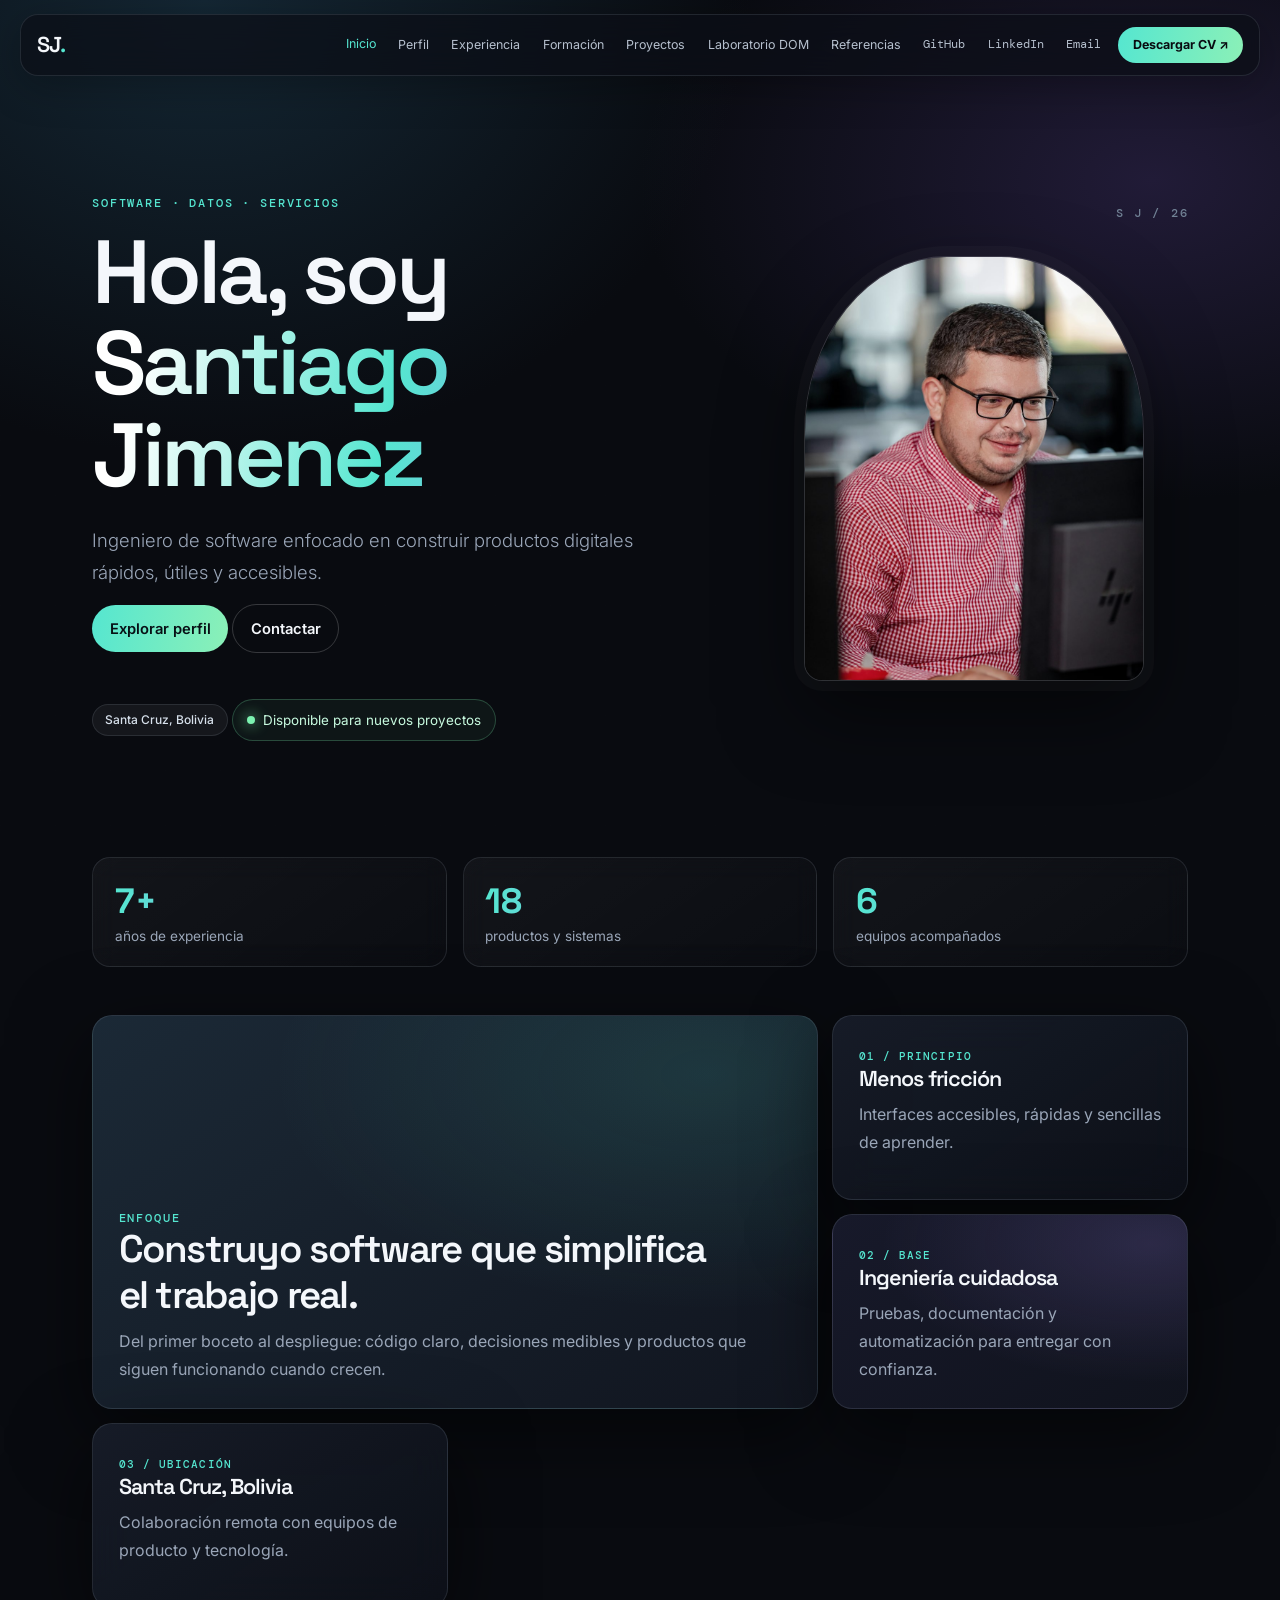
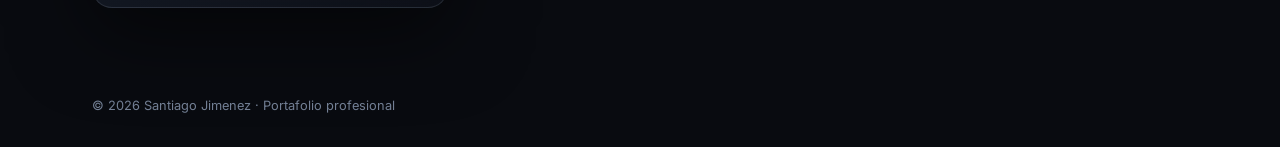
<file: index.html>
<!doctype html><html lang="es"><head><meta charset="utf-8"><meta name="viewport" content="width=device-width,initial-scale=1"><title>Santiago Jimenez | Portafolio</title><link href="https://cdn.jsdelivr.net/npm/bootstrap@5.3.3/dist/css/bootstrap.min.css" rel="stylesheet"><link rel="stylesheet" href="css/site.css"></head><body><nav class="navbar navbar-expand-lg navbar-dark sticky-top"><div class="container"><a class="navbar-brand" href="index.html">SJ<span>.</span></a><button class="navbar-toggler" data-bs-toggle="collapse" data-bs-target="#nav"><span class="navbar-toggler-icon"></span></button><div id="nav" class="collapse navbar-collapse"><ul class="navbar-nav ms-auto"><li><a class="nav-link active" href="index.html">Inicio</a></li><li><a class="nav-link" href="perfil.html">Perfil</a></li><li><a class="nav-link" href="experiencia.html">Experiencia</a></li><li><a class="nav-link" href="formacion.html">Formación</a></li><li><a class="nav-link" href="proyectos.html">Proyectos</a></li><li><a class="nav-link" href="laboratorio.html">Laboratorio DOM</a></li><li><a class="nav-link" href="referencias.html">Referencias</a></li><li><a class="nav-link social-link" href="https://github.com/santiago-jimenez" target="_blank" rel="noreferrer">GitHub</a></li><li><a class="nav-link social-link" href="https://linkedin.com/in/santiago-jimenez" target="_blank" rel="noreferrer">LinkedIn</a></li><li><a class="nav-link social-link" href="mailto:santiago@santiago-jimenez.dev">Email</a></li><li><a class="nav-link cv-link" href="assets/cv-santiago-jimenez.pdf" download>Descargar CV ↗</a></li></ul></div></div></nav><main class="container py-5"><section class="hero row align-items-center g-5"><div class="col-lg-7"><p class="eyebrow">SOFTWARE · DATOS · SERVICIOS</p><h1>Hola, soy <span>Santiago Jimenez</span></h1><p class="lead">Ingeniero de software enfocado en construir productos digitales rápidos, útiles y accesibles.</p><a class="btn btn-primary btn-lg" href="perfil.html">Explorar perfil</a> <a class="btn btn-outline-light btn-lg" href="mailto:santiago@santiago-jimenez.dev">Contactar</a><div class="mt-4"><span class="badge rounded-pill text-bg-light">Santa Cruz, Bolivia</span> <span class="availability"><i></i>Disponible para nuevos proyectos</span></div></div><div class="col-lg-5 text-center"><img class="portrait" src="assets/santiago-retrato.jpg" alt="Retrato representativo de un profesional de software"></div></section><section class="row mt-5 g-3"><div class="col-md-4"><div class="stat"><strong>7+</strong><span>años de experiencia</span></div></div><div class="col-md-4"><div class="stat"><strong>18</strong><span>productos y sistemas</span></div></div><div class="col-md-4"><div class="stat"><strong>6</strong><span>equipos acompañados</span></div></div></section><section class="bento-grid mt-5"><article class="bento-card bento-wide"><p class="eyebrow">ENFOQUE</p><h2>Construyo software que simplifica el trabajo real.</h2><p>Del primer boceto al despliegue: código claro, decisiones medibles y productos que siguen funcionando cuando crecen.</p></article><article class="bento-card"><span class="bento-kicker">01 / PRINCIPIO</span><h3>Menos fricción</h3><p>Interfaces accesibles, rápidas y sencillas de aprender.</p></article><article class="bento-card bento-accent"><span class="bento-kicker">02 / BASE</span><h3>Ingeniería cuidadosa</h3><p>Pruebas, documentación y automatización para entregar con confianza.</p></article><article class="bento-card"><span class="bento-kicker">03 / UBICACIÓN</span><h3>Santa Cruz, Bolivia</h3><p>Colaboración remota con equipos de producto y tecnología.</p></article></section></main><footer class="container py-4">© 2026 Santiago Jimenez · Portafolio profesional</footer><script src="https://cdn.jsdelivr.net/npm/bootstrap@5.3.3/dist/js/bootstrap.bundle.min.js"></script><script src="js/main.js"></script></body></html>
</file>
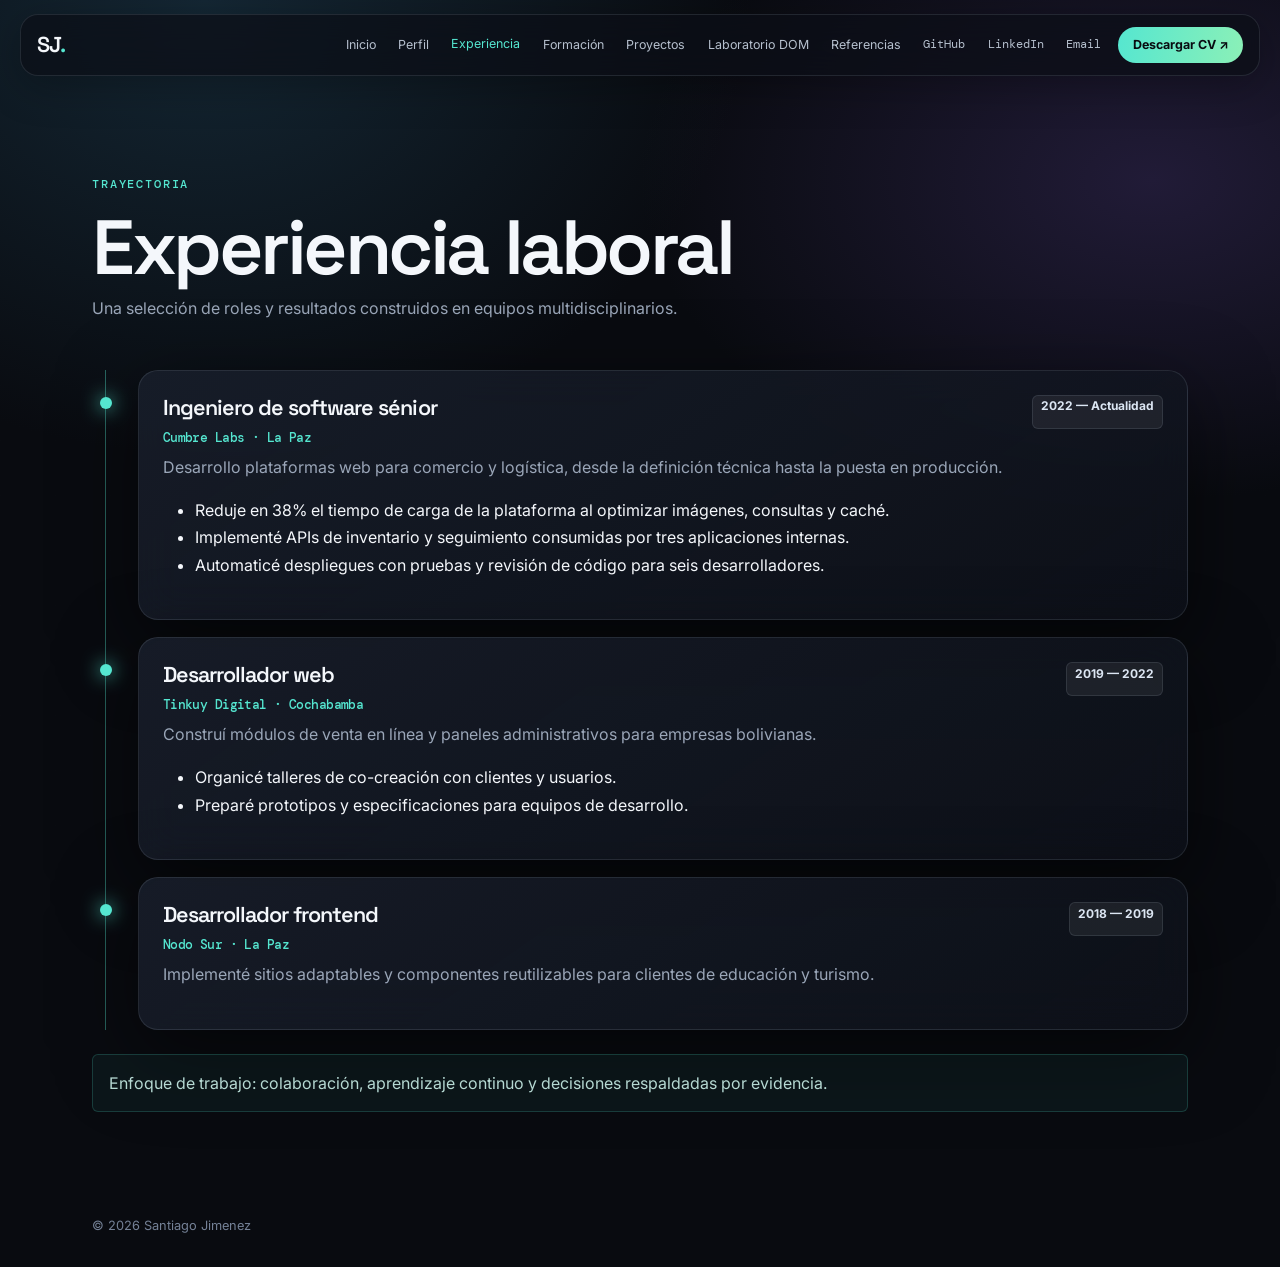
<file: experiencia.html>
<!doctype html><html lang="es"><head><meta charset="utf-8"><meta name="viewport" content="width=device-width,initial-scale=1"><title>Experiencia | Santiago Jimenez</title><link href="https://cdn.jsdelivr.net/npm/bootstrap@5.3.3/dist/css/bootstrap.min.css" rel="stylesheet"><link rel="stylesheet" href="css/site.css"></head><body class="page-experience"><nav class="navbar navbar-expand-lg navbar-dark sticky-top"><div class="container"><a class="navbar-brand" href="index.html">SJ<span>.</span></a><button class="navbar-toggler" data-bs-toggle="collapse" data-bs-target="#nav"><span class="navbar-toggler-icon"></span></button><div id="nav" class="collapse navbar-collapse"><ul class="navbar-nav ms-auto"><li><a class="nav-link" href="index.html">Inicio</a></li><li><a class="nav-link" href="perfil.html">Perfil</a></li><li><a class="nav-link active" href="experiencia.html">Experiencia</a></li><li><a class="nav-link" href="formacion.html">Formación</a></li><li><a class="nav-link" href="proyectos.html">Proyectos</a></li><li><a class="nav-link" href="laboratorio.html">Laboratorio DOM</a></li><li><a class="nav-link" href="referencias.html">Referencias</a></li><li><a class="nav-link social-link" href="https://github.com/santiago-jimenez" target="_blank" rel="noreferrer">GitHub</a></li><li><a class="nav-link social-link" href="https://linkedin.com/in/santiago-jimenez" target="_blank" rel="noreferrer">LinkedIn</a></li><li><a class="nav-link social-link" href="mailto:santiago@santiago-jimenez.dev">Email</a></li><li><a class="nav-link cv-link" href="assets/cv-santiago-jimenez.pdf" download>Descargar CV ↗</a></li></ul></div></div></nav><main class="container py-5"><header class="section-head"><p class="eyebrow">TRAYECTORIA</p><h1>Experiencia laboral</h1><p>Una selección de roles y resultados construidos en equipos multidisciplinarios.</p></header><div class="timeline"><article class="job card p-4"><div class="d-flex justify-content-between flex-wrap"><h2>Ingeniero de software sénior</h2><span class="badge text-bg-primary">2022 — Actualidad</span></div><h3>Cumbre Labs · La Paz</h3><p>Desarrollo plataformas web para comercio y logística, desde la definición técnica hasta la puesta en producción.</p><ul><li>Reduje en 38% el tiempo de carga de la plataforma al optimizar imágenes, consultas y caché.</li><li>Implementé APIs de inventario y seguimiento consumidas por tres aplicaciones internas.</li><li>Automaticé despliegues con pruebas y revisión de código para seis desarrolladores.</li></ul></article><article class="job card p-4"><div class="d-flex justify-content-between flex-wrap"><h2>Desarrollador web</h2><span class="badge text-bg-secondary">2019 — 2022</span></div><h3>Tinkuy Digital · Cochabamba</h3><p>Construí módulos de venta en línea y paneles administrativos para empresas bolivianas.</p><ul><li>Organicé talleres de co-creación con clientes y usuarios.</li><li>Preparé prototipos y especificaciones para equipos de desarrollo.</li></ul></article><article class="job card p-4"><div class="d-flex justify-content-between flex-wrap"><h2>Desarrollador frontend</h2><span class="badge text-bg-secondary">2018 — 2019</span></div><h3>Nodo Sur · La Paz</h3><p>Implementé sitios adaptables y componentes reutilizables para clientes de educación y turismo.</p></article></div><div class="alert alert-info mt-4">Enfoque de trabajo: colaboración, aprendizaje continuo y decisiones respaldadas por evidencia.</div></main><footer class="container py-4">© 2026 Santiago Jimenez</footer><script src="https://cdn.jsdelivr.net/npm/bootstrap@5.3.3/dist/js/bootstrap.bundle.min.js"></script><script src="js/main.js"></script></body></html>
</file>
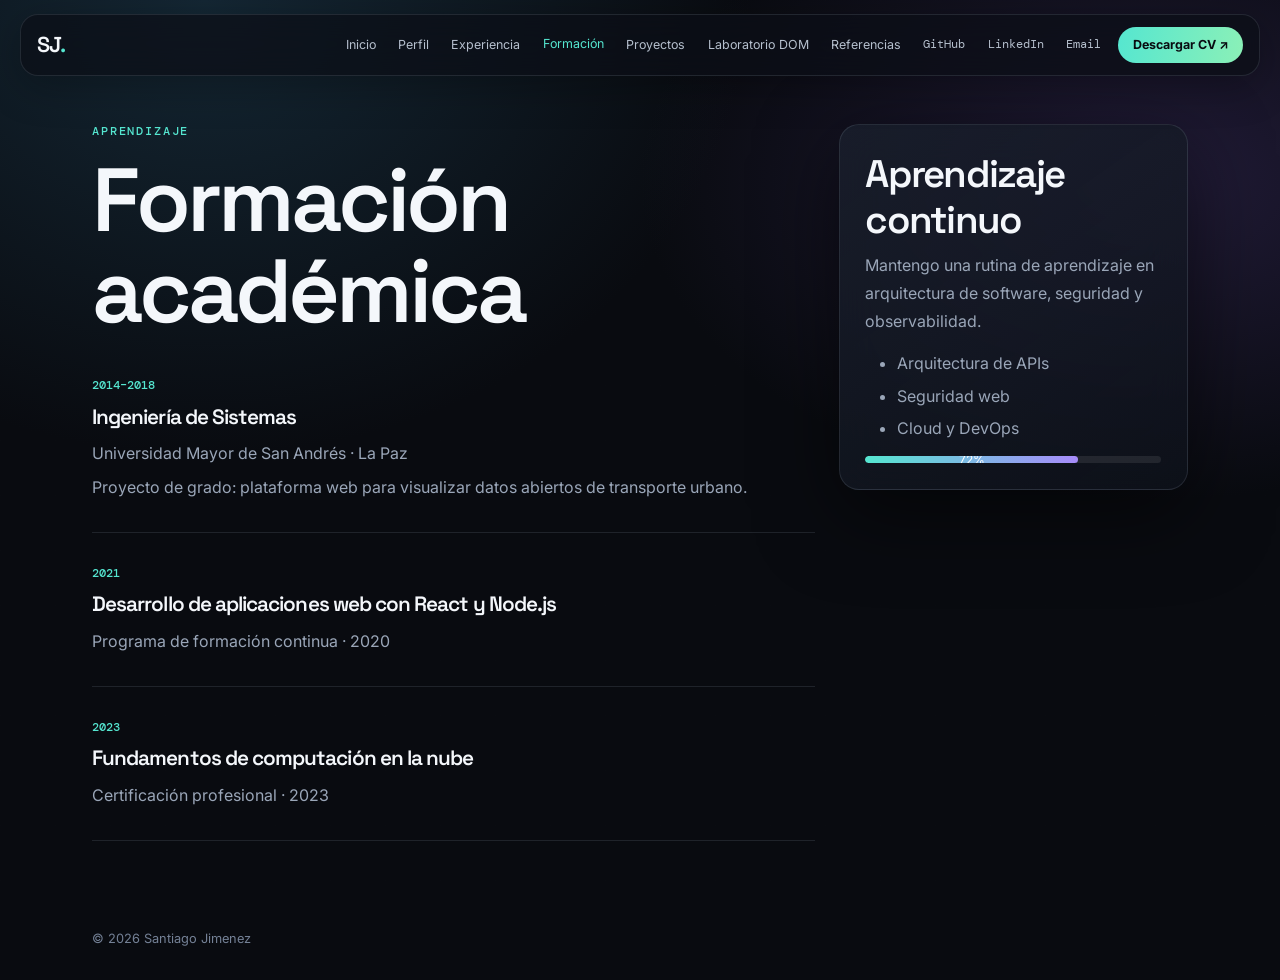
<file: formacion.html>
<!doctype html><html lang="es"><head><meta charset="utf-8"><meta name="viewport" content="width=device-width,initial-scale=1"><title>Formación | Santiago Jimenez</title><link href="https://cdn.jsdelivr.net/npm/bootstrap@5.3.3/dist/css/bootstrap.min.css" rel="stylesheet"><link rel="stylesheet" href="css/site.css"></head><body class="page-education"><nav class="navbar navbar-expand-lg navbar-dark sticky-top"><div class="container"><a class="navbar-brand" href="index.html">SJ<span>.</span></a><button class="navbar-toggler" data-bs-toggle="collapse" data-bs-target="#nav"><span class="navbar-toggler-icon"></span></button><div id="nav" class="collapse navbar-collapse"><ul class="navbar-nav ms-auto"><li><a class="nav-link" href="index.html">Inicio</a></li><li><a class="nav-link" href="perfil.html">Perfil</a></li><li><a class="nav-link" href="experiencia.html">Experiencia</a></li><li><a class="nav-link active" href="formacion.html">Formación</a></li><li><a class="nav-link" href="proyectos.html">Proyectos</a></li><li><a class="nav-link" href="laboratorio.html">Laboratorio DOM</a></li><li><a class="nav-link" href="referencias.html">Referencias</a></li><li><a class="nav-link social-link" href="https://github.com/santiago-jimenez" target="_blank" rel="noreferrer">GitHub</a></li><li><a class="nav-link social-link" href="https://linkedin.com/in/santiago-jimenez" target="_blank" rel="noreferrer">LinkedIn</a></li><li><a class="nav-link social-link" href="mailto:santiago@santiago-jimenez.dev">Email</a></li><li><a class="nav-link cv-link" href="assets/cv-santiago-jimenez.pdf" download>Descargar CV ↗</a></li></ul></div></div></nav><main class="container py-5"><div class="row"><div class="col-lg-8"><p class="eyebrow">APRENDIZAJE</p><h1>Formación académica</h1><div class="education-list"><article><span class="year">2014–2018</span><h2>Ingeniería de Sistemas</h2><p>Universidad Mayor de San Andrés · La Paz</p><p>Proyecto de grado: plataforma web para visualizar datos abiertos de transporte urbano.</p></article><article><span class="year">2021</span><h2>Desarrollo de aplicaciones web con React y Node.js</h2><p>Programa de formación continua · 2020</p></article><article><span class="year">2023</span><h2>Fundamentos de computación en la nube</h2><p>Certificación profesional · 2023</p></article></div></div><aside class="col-lg-4"><div class="learning-box"><h2>Aprendizaje continuo</h2><p>Mantengo una rutina de aprendizaje en arquitectura de software, seguridad y observabilidad.</p><ul><li>Arquitectura de APIs</li><li>Seguridad web</li><li>Cloud y DevOps</li></ul><div class="progress" role="progressbar" aria-label="Progreso de aprendizaje anual" aria-valuenow="72" aria-valuemin="0" aria-valuemax="100"><div class="progress-bar bg-success" style="width:72%">72%</div></div></div></aside></div></main><footer class="container py-4">© 2026 Santiago Jimenez</footer><script src="https://cdn.jsdelivr.net/npm/bootstrap@5.3.3/dist/js/bootstrap.bundle.min.js"></script><script src="js/main.js"></script></body></html>
</file>
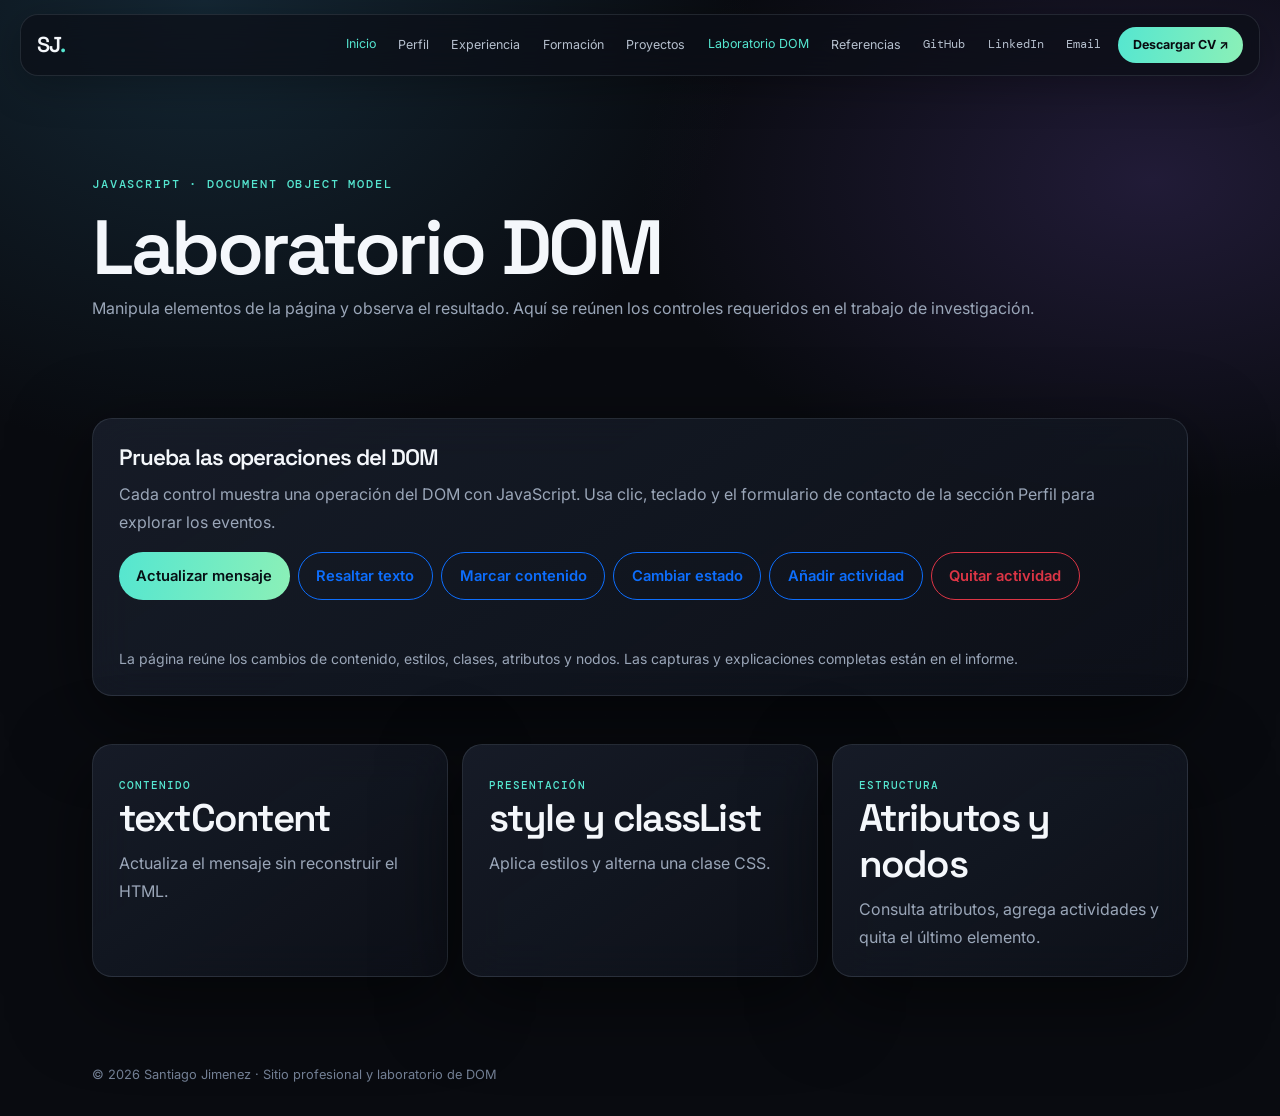
<file: laboratorio.html>
<!doctype html><html lang="es"><head><meta charset="utf-8"><meta name="viewport" content="width=device-width,initial-scale=1"><title>Laboratorio DOM | Santiago Jimenez</title><link href="https://cdn.jsdelivr.net/npm/bootstrap@5.3.3/dist/css/bootstrap.min.css" rel="stylesheet"><link rel="stylesheet" href="css/site.css"></head><body class="page-lab"><nav class="navbar navbar-expand-lg navbar-dark sticky-top"><div class="container"><a class="navbar-brand" href="index.html">SJ<span>.</span></a><button class="navbar-toggler" data-bs-toggle="collapse" data-bs-target="#nav"><span class="navbar-toggler-icon"></span></button><div id="nav" class="collapse navbar-collapse"><ul class="navbar-nav ms-auto"><li><a class="nav-link active" href="index.html">Inicio</a></li><li><a class="nav-link" href="perfil.html">Perfil</a></li><li><a class="nav-link" href="experiencia.html">Experiencia</a></li><li><a class="nav-link" href="formacion.html">Formación</a></li><li><a class="nav-link" href="proyectos.html">Proyectos</a></li><li><a class="nav-link active" href="laboratorio.html">Laboratorio DOM</a></li><li><a class="nav-link" href="referencias.html">Referencias</a></li><li><a class="nav-link social-link" href="https://github.com/santiago-jimenez" target="_blank" rel="noreferrer">GitHub</a></li><li><a class="nav-link social-link" href="https://linkedin.com/in/santiago-jimenez" target="_blank" rel="noreferrer">LinkedIn</a></li><li><a class="nav-link social-link" href="mailto:santiago@santiago-jimenez.dev">Email</a></li><li><a class="nav-link cv-link" href="assets/cv-santiago-jimenez.pdf" download>Descargar CV ↗</a></li></ul></div></div></nav><main class="container py-5"><header class="section-head"><p class="eyebrow">JAVASCRIPT · DOCUMENT OBJECT MODEL</p><h1>Laboratorio DOM</h1><p>Manipula elementos de la página y observa el resultado. Aquí se reúnen los controles requeridos en el trabajo de investigación.</p></header><section class="dom-demo card mt-5 p-4"><h2>Prueba las operaciones del DOM</h2><p id="demoText">Cada control muestra una operación del DOM con JavaScript. Usa clic, teclado y el formulario de contacto de la sección Perfil para explorar los eventos.</p><div class="d-flex flex-wrap gap-2"><button class="btn btn-primary" id="changeText">Actualizar mensaje</button><button class="btn btn-outline-primary" id="toggleStyle">Resaltar texto</button><button class="btn btn-outline-primary" id="toggleClass">Marcar contenido</button><button class="btn btn-outline-primary" id="changeAttr">Cambiar estado</button><button class="btn btn-outline-primary" id="addItem">Añadir actividad</button><button class="btn btn-outline-danger" id="removeItem">Quitar actividad</button></div><ul id="dynamicList" class="mt-3"></ul><small>La página reúne los cambios de contenido, estilos, clases, atributos y nodos. Las capturas y explicaciones completas están en el informe.</small></section><section class="bento-grid mt-5"><article class="bento-card"><span class="bento-kicker">CONTENIDO</span><h2>textContent</h2><p>Actualiza el mensaje sin reconstruir el HTML.</p></article><article class="bento-card"><span class="bento-kicker">PRESENTACIÓN</span><h2>style y classList</h2><p>Aplica estilos y alterna una clase CSS.</p></article><article class="bento-card"><span class="bento-kicker">ESTRUCTURA</span><h2>Atributos y nodos</h2><p>Consulta atributos, agrega actividades y quita el último elemento.</p></article></section></main><footer class="container py-4">© 2026 Santiago Jimenez · Sitio profesional y laboratorio de DOM</footer><script src="https://cdn.jsdelivr.net/npm/bootstrap@5.3.3/dist/js/bootstrap.bundle.min.js"></script><script src="js/main.js"></script></body></html>
</file>
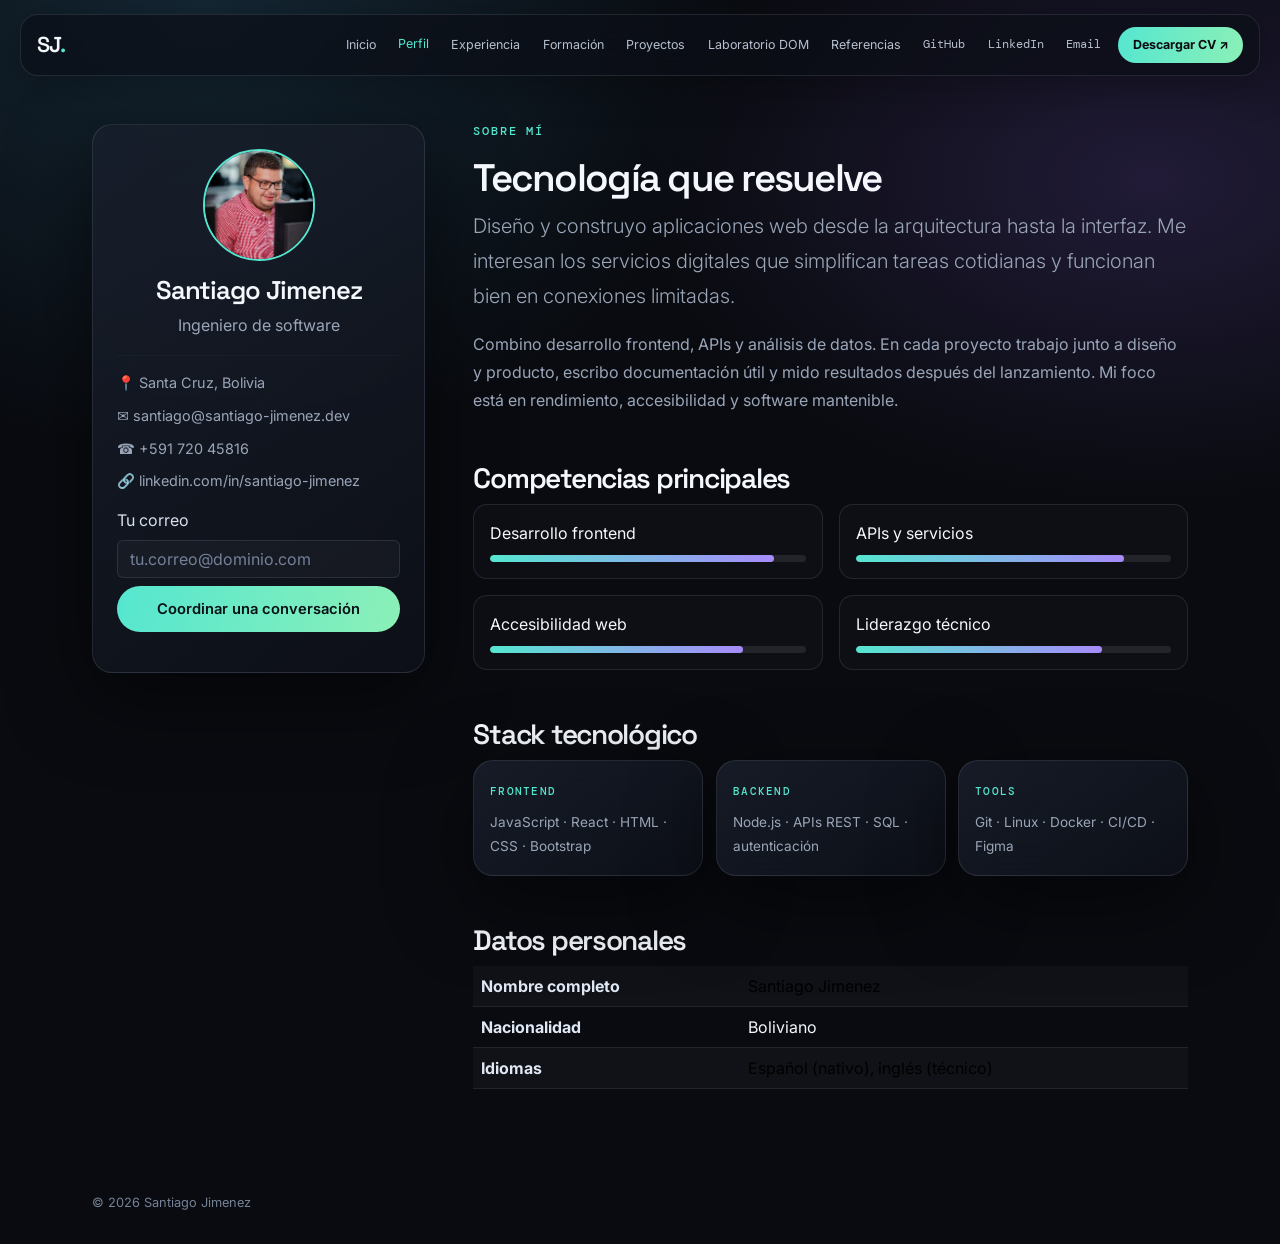
<file: perfil.html>
<!doctype html><html lang="es"><head><meta charset="utf-8"><meta name="viewport" content="width=device-width,initial-scale=1"><title>Perfil | Santiago Jimenez</title><link href="https://cdn.jsdelivr.net/npm/bootstrap@5.3.3/dist/css/bootstrap.min.css" rel="stylesheet"><link rel="stylesheet" href="css/site.css"></head><body class="page-profile"><nav class="navbar navbar-expand-lg navbar-dark sticky-top"><div class="container"><a class="navbar-brand" href="index.html">SJ<span>.</span></a><button class="navbar-toggler" data-bs-toggle="collapse" data-bs-target="#nav"><span class="navbar-toggler-icon"></span></button><div id="nav" class="collapse navbar-collapse"><ul class="navbar-nav ms-auto"><li><a class="nav-link" href="index.html">Inicio</a></li><li><a class="nav-link active" href="perfil.html">Perfil</a></li><li><a class="nav-link" href="experiencia.html">Experiencia</a></li><li><a class="nav-link" href="formacion.html">Formación</a></li><li><a class="nav-link" href="proyectos.html">Proyectos</a></li><li><a class="nav-link" href="laboratorio.html">Laboratorio DOM</a></li><li><a class="nav-link" href="referencias.html">Referencias</a></li><li><a class="nav-link social-link" href="https://github.com/santiago-jimenez" target="_blank" rel="noreferrer">GitHub</a></li><li><a class="nav-link social-link" href="https://linkedin.com/in/santiago-jimenez" target="_blank" rel="noreferrer">LinkedIn</a></li><li><a class="nav-link social-link" href="mailto:santiago@santiago-jimenez.dev">Email</a></li><li><a class="nav-link cv-link" href="assets/cv-santiago-jimenez.pdf" download>Descargar CV ↗</a></li></ul></div></div></nav><main class="container py-5"><div class="row g-5"><aside class="col-lg-4"><div class="profile-card"><img src="assets/santiago-retrato.jpg" alt="Retrato representativo de un profesional de software"><h1>Santiago Jimenez</h1><p>Ingeniero de software</p><hr><ul class="list-unstyled"><li>📍 Santa Cruz, Bolivia</li><li>✉️ santiago@santiago-jimenez.dev</li><li>☎️ +591 720 45816</li><li>🔗 linkedin.com/in/santiago-jimenez</li></ul><form id="contactForm"><label class="form-label" for="email">Tu correo</label><input id="email" type="email" class="form-control mb-2" placeholder="tu.correo@dominio.com" required><button class="btn btn-primary w-100">Coordinar una conversación</button><p id="formMessage" class="small mt-2" aria-live="polite"></p></form></div></aside><article class="col-lg-8"><p class="eyebrow">SOBRE MÍ</p><h2>Tecnología que resuelve</h2><p class="lead">Diseño y construyo aplicaciones web desde la arquitectura hasta la interfaz. Me interesan los servicios digitales que simplifican tareas cotidianas y funcionan bien en conexiones limitadas.</p><p>Combino desarrollo frontend, APIs y análisis de datos. En cada proyecto trabajo junto a diseño y producto, escribo documentación útil y mido resultados después del lanzamiento. Mi foco está en rendimiento, accesibilidad y software mantenible.</p><h3 class="mt-5">Competencias principales</h3><div class="row g-3"><div class="col-sm-6"><div class="skill">Desarrollo frontend <div class="progress"><div class="progress-bar" style="width:90%"></div></div></div></div><div class="col-sm-6"><div class="skill">APIs y servicios <div class="progress"><div class="progress-bar" style="width:85%"></div></div></div></div><div class="col-sm-6"><div class="skill">Accesibilidad web <div class="progress"><div class="progress-bar" style="width:80%"></div></div></div></div><div class="col-sm-6"><div class="skill">Liderazgo técnico <div class="progress"><div class="progress-bar" style="width:78%"></div></div></div></div></div><h3 class="mt-5">Stack tecnológico</h3><div class="stack-grid"><div class="stack-card"><span>FRONTEND</span><p>JavaScript · React · HTML · CSS · Bootstrap</p></div><div class="stack-card"><span>BACKEND</span><p>Node.js · APIs REST · SQL · autenticación</p></div><div class="stack-card"><span>TOOLS</span><p>Git · Linux · Docker · CI/CD · Figma</p></div></div><h3 class="mt-5">Datos personales</h3><table class="table table-striped"><tbody><tr><th>Nombre completo</th><td>Santiago Jimenez</td></tr><tr><th>Nacionalidad</th><td>Boliviano</td></tr><tr><th>Idiomas</th><td>Español (nativo), inglés (técnico)</td></tr></tbody></table></article></div></main><footer class="container py-4">© 2026 Santiago Jimenez</footer><script src="https://cdn.jsdelivr.net/npm/bootstrap@5.3.3/dist/js/bootstrap.bundle.min.js"></script><script src="js/main.js"></script></body></html>
</file>
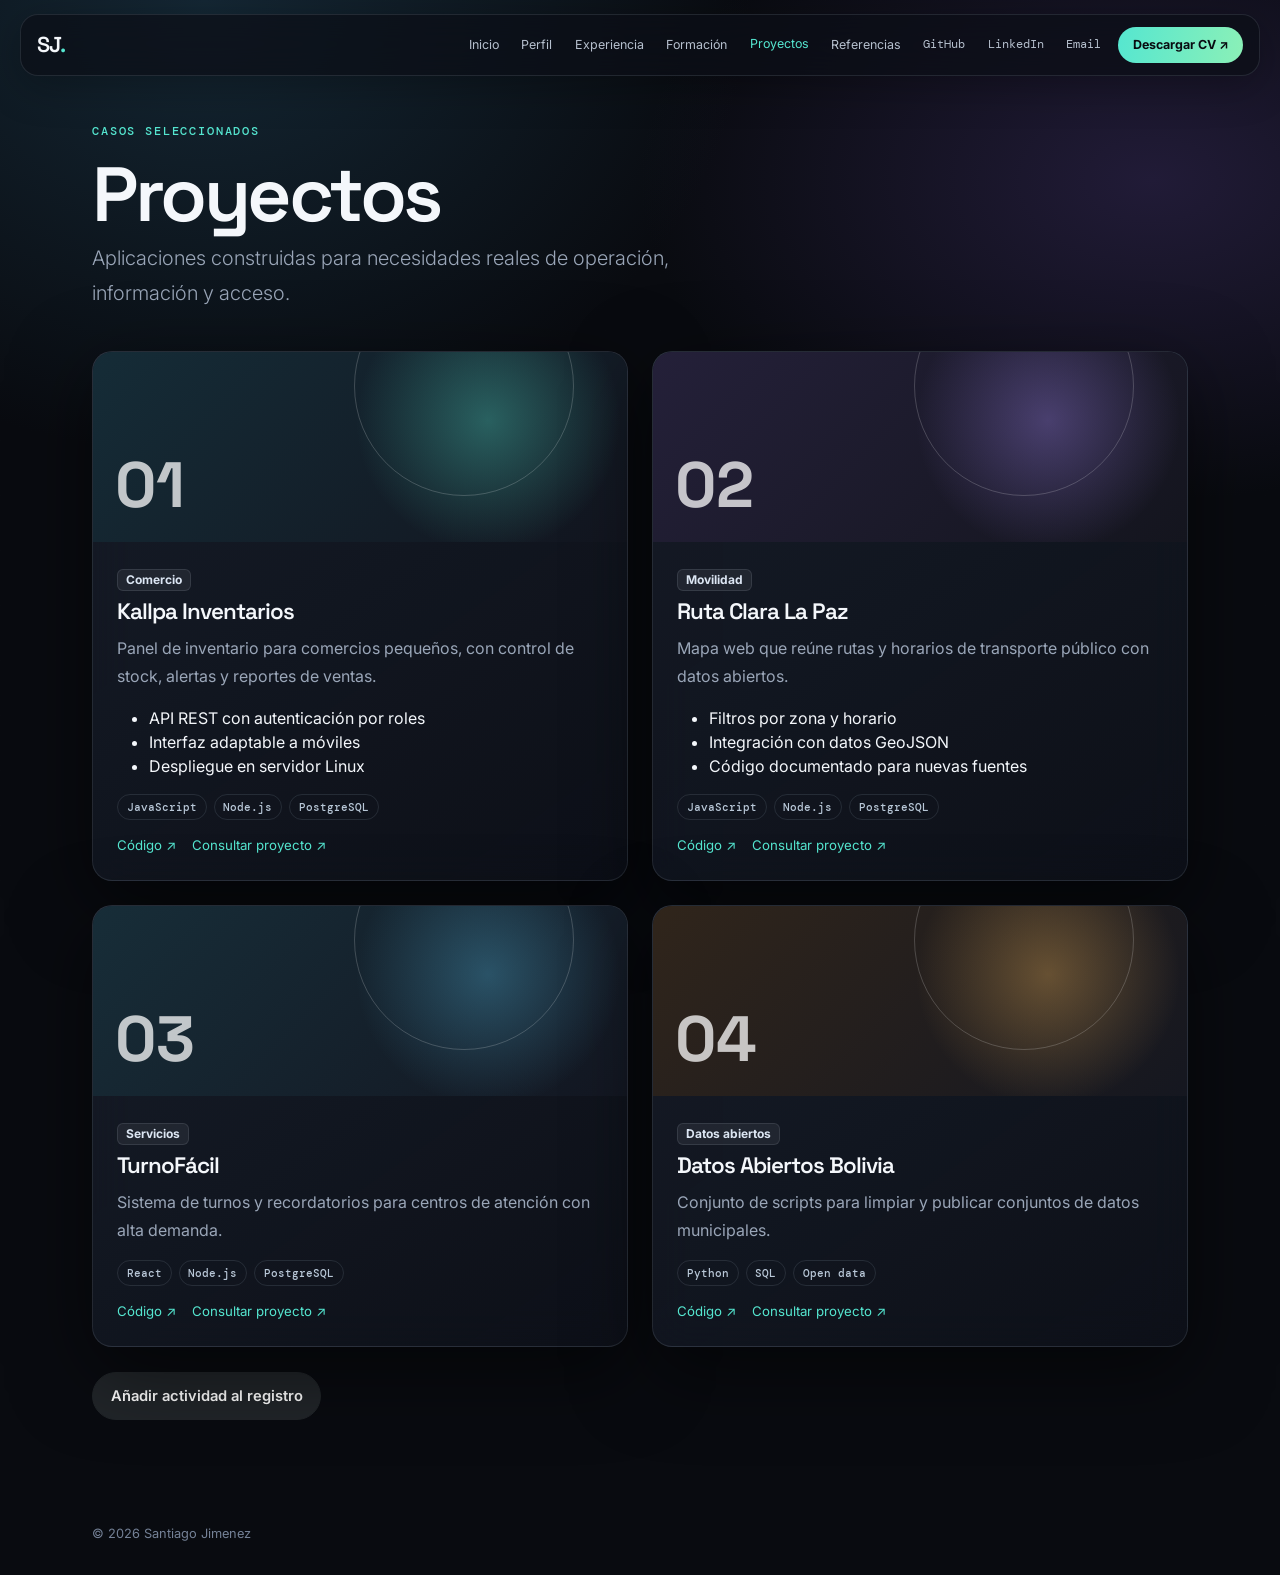
<file: proyectos.html>
<!doctype html><html lang="es"><head><meta charset="utf-8"><meta name="viewport" content="width=device-width,initial-scale=1"><title>Proyectos | Santiago Jimenez</title><link href="https://cdn.jsdelivr.net/npm/bootstrap@5.3.3/dist/css/bootstrap.min.css" rel="stylesheet"><link rel="stylesheet" href="css/site.css"></head><body class="page-projects"><nav class="navbar navbar-expand-lg navbar-dark sticky-top"><div class="container"><a class="navbar-brand" href="index.html">SJ<span>.</span></a><button class="navbar-toggler" data-bs-toggle="collapse" data-bs-target="#nav"><span class="navbar-toggler-icon"></span></button><div id="nav" class="collapse navbar-collapse"><ul class="navbar-nav ms-auto"><li><a class="nav-link" href="index.html">Inicio</a></li><li><a class="nav-link" href="perfil.html">Perfil</a></li><li><a class="nav-link" href="experiencia.html">Experiencia</a></li><li><a class="nav-link" href="formacion.html">Formación</a></li><li><a class="nav-link active" href="proyectos.html">Proyectos</a></li><li><a class="nav-link" href="referencias.html">Referencias</a></li><li><a class="nav-link social-link" href="https://github.com/santiago-jimenez" target="_blank" rel="noreferrer">GitHub</a></li><li><a class="nav-link social-link" href="https://linkedin.com/in/santiago-jimenez" target="_blank" rel="noreferrer">LinkedIn</a></li><li><a class="nav-link social-link" href="mailto:santiago@santiago-jimenez.dev">Email</a></li><li><a class="nav-link cv-link" href="assets/cv-santiago-jimenez.pdf" download>Descargar CV ↗</a></li></ul></div></div></nav><main class="container py-5"><p class="eyebrow">CASOS SELECCIONADOS</p><h1>Proyectos</h1><p class="lead">Aplicaciones construidas para necesidades reales de operación, información y acceso.</p><div class="row g-4 mt-2"><div class="col-md-6"><article class="project-card"><div class="project-art art-one">01</div><div class="p-4"><span class="badge text-bg-success">Comercio</span><h2 class="mt-2">Kallpa Inventarios</h2><p>Panel de inventario para comercios pequeños, con control de stock, alertas y reportes de ventas.</p><ul><li>API REST con autenticación por roles</li><li>Interfaz adaptable a móviles</li><li>Despliegue en servidor Linux</li></ul><div class="project-tags"><span>JavaScript</span><span>Node.js</span><span>PostgreSQL</span></div><div class="project-links"><a href="https://github.com/santiago-jimenez" target="_blank" rel="noreferrer">Código ↗</a><a href="mailto:santiago@santiago-jimenez.dev?subject=Proyecto%20de%20portafolio">Consultar proyecto ↗</a></div></div></article></div><div class="col-md-6"><article class="project-card"><div class="project-art art-two">02</div><div class="p-4"><span class="badge text-bg-warning">Movilidad</span><h2 class="mt-2">Ruta Clara La Paz</h2><p>Mapa web que reúne rutas y horarios de transporte público con datos abiertos.</p><ul><li>Filtros por zona y horario</li><li>Integración con datos GeoJSON</li><li>Código documentado para nuevas fuentes</li></ul><div class="project-tags"><span>JavaScript</span><span>Node.js</span><span>PostgreSQL</span></div><div class="project-links"><a href="https://github.com/santiago-jimenez" target="_blank" rel="noreferrer">Código ↗</a><a href="mailto:santiago@santiago-jimenez.dev?subject=Proyecto%20de%20portafolio">Consultar proyecto ↗</a></div></div></article></div><div class="col-md-6"><article class="project-card"><div class="project-art art-three">03</div><div class="p-4"><span class="badge text-bg-primary">Servicios</span><h2 class="mt-2">TurnoFácil</h2><p>Sistema de turnos y recordatorios para centros de atención con alta demanda.</p><div class="project-tags"><span>React</span><span>Node.js</span><span>PostgreSQL</span></div><div class="project-links"><a href="https://github.com/santiago-jimenez" target="_blank" rel="noreferrer">Código ↗</a><a href="mailto:santiago@santiago-jimenez.dev?subject=TurnoF%C3%A1cil">Consultar proyecto ↗</a></div></div></article></div><div class="col-md-6"><article class="project-card"><div class="project-art art-four">04</div><div class="p-4"><span class="badge text-bg-secondary">Datos abiertos</span><h2 class="mt-2">Datos Abiertos Bolivia</h2><p>Conjunto de scripts para limpiar y publicar conjuntos de datos municipales.</p><div class="project-tags"><span>Python</span><span>SQL</span><span>Open data</span></div><div class="project-links"><a href="https://github.com/santiago-jimenez" target="_blank" rel="noreferrer">Código ↗</a><a href="mailto:santiago@santiago-jimenez.dev?subject=Datos%20Abiertos">Consultar proyecto ↗</a></div></div></article></div></div><button id="addItem" class="btn btn-dark mt-4">Añadir actividad al registro</button><ul id="dynamicList"></ul></main><footer class="container py-4">© 2026 Santiago Jimenez</footer><script src="https://cdn.jsdelivr.net/npm/bootstrap@5.3.3/dist/js/bootstrap.bundle.min.js"></script><script src="js/main.js"></script></body></html>
</file>
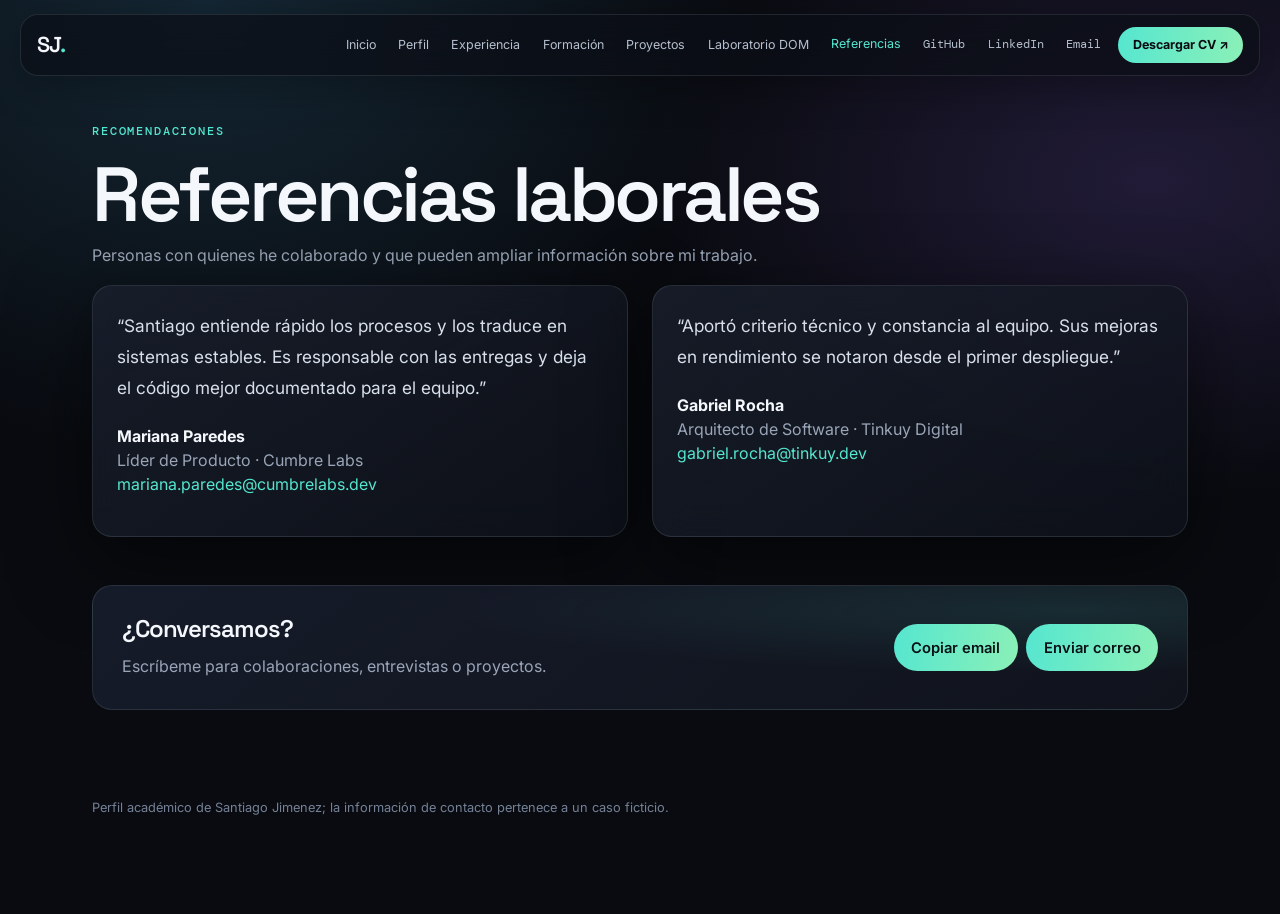
<file: referencias.html>
<!doctype html><html lang="es"><head><meta charset="utf-8"><meta name="viewport" content="width=device-width,initial-scale=1"><title>Referencias | Santiago Jimenez</title><link href="https://cdn.jsdelivr.net/npm/bootstrap@5.3.3/dist/css/bootstrap.min.css" rel="stylesheet"><link rel="stylesheet" href="css/site.css"></head><body class="page-references"><nav class="navbar navbar-expand-lg navbar-dark sticky-top"><div class="container"><a class="navbar-brand" href="index.html">SJ<span>.</span></a><button class="navbar-toggler" data-bs-toggle="collapse" data-bs-target="#nav"><span class="navbar-toggler-icon"></span></button><div id="nav" class="collapse navbar-collapse"><ul class="navbar-nav ms-auto"><li><a class="nav-link" href="index.html">Inicio</a></li><li><a class="nav-link" href="perfil.html">Perfil</a></li><li><a class="nav-link" href="experiencia.html">Experiencia</a></li><li><a class="nav-link" href="formacion.html">Formación</a></li><li><a class="nav-link" href="proyectos.html">Proyectos</a></li><li><a class="nav-link" href="laboratorio.html">Laboratorio DOM</a></li><li><a class="nav-link active" href="referencias.html">Referencias</a></li><li><a class="nav-link social-link" href="https://github.com/santiago-jimenez" target="_blank" rel="noreferrer">GitHub</a></li><li><a class="nav-link social-link" href="https://linkedin.com/in/santiago-jimenez" target="_blank" rel="noreferrer">LinkedIn</a></li><li><a class="nav-link social-link" href="mailto:santiago@santiago-jimenez.dev">Email</a></li><li><a class="nav-link cv-link" href="assets/cv-santiago-jimenez.pdf" download>Descargar CV ↗</a></li></ul></div></div></nav><main class="container py-5"><header class="references-head"><p class="eyebrow">RECOMENDACIONES</p><h1>Referencias laborales</h1><p>Personas con quienes he colaborado y que pueden ampliar información sobre mi trabajo.</p></header><div class="row g-4"><div class="col-md-6"><blockquote class="quote"><p>“Santiago entiende rápido los procesos y los traduce en sistemas estables. Es responsable con las entregas y deja el código mejor documentado para el equipo.”</p><footer><strong>Mariana Paredes</strong><br>Líder de Producto · Cumbre Labs<br><a href="mailto:mariana.paredes@cumbrelabs.dev">mariana.paredes@cumbrelabs.dev</a></footer></blockquote></div><div class="col-md-6"><blockquote class="quote"><p>“Aportó criterio técnico y constancia al equipo. Sus mejoras en rendimiento se notaron desde el primer despliegue.”</p><footer><strong>Gabriel Rocha</strong><br>Arquitecto de Software · Tinkuy Digital<br><a href="mailto:gabriel.rocha@tinkuy.dev">gabriel.rocha@tinkuy.dev</a></footer></blockquote></div></div><div class="contact-strip mt-5"><div><h2>¿Conversamos?</h2><p>Escríbeme para colaboraciones, entrevistas o proyectos.</p></div><div class="d-flex flex-wrap gap-2"><button class="btn btn-light btn-lg copy-email" id="copyEmail" data-email="santiago@santiago-jimenez.dev">Copiar email</button><a class="btn btn-light btn-lg" href="mailto:santiago@santiago-jimenez.dev">Enviar correo</a></div></div></main><footer class="container py-4">Perfil académico de Santiago Jimenez; la información de contacto pertenece a un caso ficticio.</footer><script src="https://cdn.jsdelivr.net/npm/bootstrap@5.3.3/dist/js/bootstrap.bundle.min.js"></script><script src="js/main.js"></script></body></html>
</file>
<file: css/site.css>
@import url('https://fonts.googleapis.com/css2?family=DM+Mono:wght@400;500&family=Inter:wght@400;500;600;700&family=Space+Grotesk:wght@500;600;700&display=swap');
:root{--bg:#090b10;--panel:rgba(19,23,33,.72);--panel2:#121722;--line:rgba(197,211,231,.12);--text:#f4f7fb;--muted:#9aa6b8;--cyan:#55e6d0;--violet:#a78bfa;--green:#7cf2b1;--shadow:0 24px 80px #0008}*{box-sizing:border-box}html{scroll-behavior:smooth}body{font-family:Inter,system-ui,sans-serif;color:var(--text);background:radial-gradient(ellipse at 16% 0%,#142734 0,transparent 34rem),radial-gradient(ellipse at 90% 20%,#211b37 0,transparent 32rem),var(--bg);background-attachment:fixed;min-height:100vh}body:after{position:fixed;inset:0;z-index:-1;pointer-events:none;content:'';opacity:.12;background-image:linear-gradient(#ffffff08 1px,transparent 1px),linear-gradient(90deg,#ffffff08 1px,transparent 1px);background-size:55px 55px}h1,h2,h3,h4,.navbar-brand{font-family:'Space Grotesk',Inter,sans-serif;letter-spacing:-.045em;font-weight:600}h1{font-size:clamp(2.8rem,7vw,5.7rem);line-height:1.02}h2{font-size:clamp(1.6rem,3vw,2.6rem)}p{color:var(--muted);line-height:1.75}a{color:var(--cyan);text-decoration:none}a:hover{color:#a8fff1}.navbar{position:sticky!important;top:14px;z-index:50;width:min(1240px,calc(100% - 28px));margin:14px auto 0;background:rgba(12,15,23,.72);border:1px solid var(--line);border-radius:18px;backdrop-filter:blur(22px);-webkit-backdrop-filter:blur(22px);box-shadow:0 10px 40px #0004;padding:.55rem 1rem}.navbar .container{max-width:none;padding:0}.navbar-brand{font-size:1.35rem;color:var(--text)!important}.navbar-brand span{color:var(--cyan)}.navbar-collapse{justify-content:flex-end}.navbar-nav{align-items:center;gap:.16rem}.nav-link{color:#b6c0ce!important;font-size:.78rem;padding:.55rem .62rem!important;transition:color .2s,transform .2s}.nav-link:hover,.nav-link.active{color:var(--cyan)!important;transform:translateY(-1px)}.navbar-toggler{border:1px solid var(--line);padding:.3rem .55rem}.navbar-toggler-icon{filter:invert(1)}.cv-link{color:var(--bg)!important;background:linear-gradient(100deg,var(--cyan),#8bf0b7);border-radius:999px;padding:.55rem .9rem!important;font-weight:700;margin-left:.3rem}.social-link{font-family:'DM Mono',monospace;font-size:.72rem}.container{max-width:1120px}.hero{position:relative;min-height:560px;padding:4.5rem 0 3.3rem}.hero:before{content:'S J / 26';position:absolute;right:2%;top:18%;font:500 .75rem 'DM Mono',monospace;letter-spacing:.18em;color:#718295}.eyebrow{font:500 .72rem 'DM Mono',monospace;text-transform:uppercase;letter-spacing:.16em;color:var(--cyan);margin-bottom:1rem}.hero h1{max-width:770px;margin-bottom:1.4rem}.hero h1 span{display:block;background:linear-gradient(100deg,#fff 8%,var(--cyan) 48%,var(--violet));background-clip:text;-webkit-background-clip:text;color:transparent}.hero .lead{max-width:610px;font-size:1.16rem}.portrait{width:min(340px,88%);aspect-ratio:4/5;object-fit:cover;border-radius:42% 42% 18px 18px;border:1px solid #ffffff28;box-shadow:0 0 0 10px #ffffff06,0 30px 80px #0008;filter:saturate(.8)}.availability{display:inline-flex;align-items:center;gap:.55rem;margin-top:1.4rem;padding:.6rem .85rem;border:1px solid #7cf2b13e;border-radius:99px;background:#7cf2b10c;color:#c8fbe0;font-size:.84rem}.availability i{width:8px;height:8px;border-radius:50%;background:var(--green);box-shadow:0 0 14px var(--green);animation:pulse 1.7s infinite}.btn{border-radius:999px;padding:.76rem 1.1rem;font-size:.92rem;font-weight:600;transition:transform .2s,box-shadow .2s,background .2s}.btn:hover{transform:translateY(-2px) scale(1.015);box-shadow:0 0 26px #55e6d044}.btn-primary{color:#071015;background:linear-gradient(100deg,var(--cyan),#8bf0b7);border:0}.btn-outline-light{border-color:#ffffff30;color:var(--text)}.btn-outline-light:hover{background:#ffffff12;color:var(--text);border-color:#ffffff55}.badge.text-bg-light{background:#ffffff0d!important;color:#d7e1ec!important;border:1px solid var(--line);font-weight:500;padding:.55rem .78rem}.stat{height:100%;padding:1.2rem 1.35rem;border:1px solid var(--line);border-radius:18px;background:linear-gradient(145deg,#ffffff0b,#ffffff03);backdrop-filter:blur(12px)}.stat strong{display:block;font:700 2.2rem 'Space Grotesk';background:linear-gradient(90deg,var(--cyan),var(--violet));background-clip:text;-webkit-background-clip:text;color:transparent}.stat span{font-size:.85rem;color:var(--muted)}.bento-grid{display:grid;grid-template-columns:repeat(3,1fr);gap:14px}.bento-card,.stack-card,.profile-card,.job,.project-card,.quote,.learning-box,.dom-demo{border:1px solid var(--line)!important;border-radius:20px!important;background:linear-gradient(145deg,rgba(25,31,44,.84),rgba(14,18,27,.74))!important;box-shadow:var(--shadow);backdrop-filter:blur(20px);color:var(--text)}.bento-card{padding:1.6rem;min-height:185px}.bento-card h2,.bento-card h3{color:var(--text)}.bento-card h2{max-width:620px}.bento-card h3{font-size:1.35rem}.bento-card p{margin-bottom:0}.bento-wide{grid-column:span 2;grid-row:span 2;min-height:385px;display:flex;flex-direction:column;justify-content:flex-end;background:radial-gradient(ellipse at 85% 15%,#55e6d020,transparent 50%),linear-gradient(145deg,#1b2936,#11151f)!important}.bento-accent{background:radial-gradient(ellipse at 90% 15%,#a78bfa2b,transparent 60%),linear-gradient(145deg,#17192a,#10131d)!important}.bento-kicker{font:500 .68rem 'DM Mono',monospace;color:var(--cyan);letter-spacing:.1em}.dom-demo{padding:1.6rem!important}.dom-demo h2{font-size:1.4rem}.dom-demo small{display:block;color:var(--muted);margin-top:1rem}.demo-highlight{color:var(--cyan)!important;background:#55e6d016!important;border:1px solid #55e6d055;border-radius:10px;padding:.7rem}.list-group-item{background:#ffffff0d!important;color:var(--text)!important;border-color:var(--line)!important;border-radius:8px!important;margin:.3rem 0}.profile-card{padding:1.5rem;position:sticky;top:100px}.profile-card>img{width:112px;height:112px;object-fit:cover;border-radius:50%;display:block;margin:0 auto 1rem;border:2px solid var(--cyan)}.profile-card h1,.profile-card>p{text-align:center}.profile-card h1{font-size:1.6rem}.profile-card li{margin:.7rem 0;color:var(--muted);overflow-wrap:anywhere;font-size:.9rem}.profile-card hr{border-color:var(--line)}.form-control{background:#ffffff08!important;border:1px solid var(--line)!important;color:var(--text)!important}.form-control::placeholder{color:#748198}.form-label{color:#d8e1ee}.table{--bs-table-bg:transparent;--bs-table-striped-bg:#ffffff08;--bs-table-color:var(--text);--bs-table-border-color:var(--line)}.table th{color:#dfe8f4}.progress{height:7px;margin-top:.65rem;background:#ffffff16;border-radius:99px}.progress-bar{background:linear-gradient(90deg,var(--cyan),var(--violet));border-radius:99px}.skill{background:#ffffff05;border:1px solid var(--line);border-radius:14px;padding:1rem;color:var(--text)}.stack-grid{display:grid;grid-template-columns:repeat(3,1fr);gap:12px}.stack-card{padding:1rem}.stack-card span{font:500 .66rem 'DM Mono',monospace;color:var(--cyan);letter-spacing:.12em}.stack-card p{font-size:.85rem;margin:.65rem 0 0}.section-head{padding:3.3rem 0 2rem}.section-head h1,.page-projects h1,.page-references h1{font-size:clamp(2.8rem,6vw,4.8rem)}.timeline{border-left:1px solid #55e6d066;margin-left:.8rem;padding-left:2rem}.job{position:relative;padding:1.5rem!important;margin:0 0 1.1rem}.job:before{content:'';position:absolute;left:-2.44rem;top:1.6rem;width:12px;height:12px;border-radius:50%;background:var(--cyan);box-shadow:0 0 18px var(--cyan)}.job h2{font-size:1.35rem}.job h3{font:500 .8rem 'DM Mono',monospace;color:var(--cyan)}.job p,.job li{line-height:1.7}.text-bg-primary,.text-bg-secondary,.text-bg-success,.text-bg-warning{background:#ffffff10!important;color:#dce6f3!important;border:1px solid var(--line)}.alert-info{background:#55e6d00d;border-color:#55e6d02f;color:#b6d9d3}.page-education .education-list article{padding:1.6rem 0;border-bottom:1px solid var(--line)}.education-list h2{font-size:1.3rem;margin:.6rem 0}.education-list p{margin:.35rem 0}.year{font:500 .75rem 'DM Mono',monospace;color:var(--cyan)}.learning-box{padding:1.6rem}.learning-box li{color:var(--muted);margin:.55rem 0}.page-projects>.container>.lead{max-width:650px}.project-card{overflow:hidden;height:100%;transition:border-color .25s,box-shadow .25s}.project-card:hover{border-color:#55e6d066!important;box-shadow:0 24px 75px #0009,0 0 30px #55e6d012}.project-card h2{font-size:1.4rem}.project-art{height:190px;display:flex;align-items:flex-end;padding:1rem 1.4rem;font:700 4rem 'Space Grotesk';color:#ffffffbd;position:relative;overflow:hidden;background:#171e2b}.project-art:after{content:'';position:absolute;width:220px;height:220px;border:1px solid #ffffff30;border-radius:50%;right:10%;top:-40%}.art-one{background:radial-gradient(circle at 74% 36%,#55e6d055,transparent 32%),linear-gradient(135deg,#152c37,#12151f)}.art-two{background:radial-gradient(circle at 74% 36%,#a78bfa55,transparent 32%),linear-gradient(135deg,#242039,#14151e)}.art-three{background:radial-gradient(circle at 74% 36%,#55b9e055,transparent 32%),linear-gradient(135deg,#172d38,#131722)}.art-four{background:radial-gradient(circle at 74% 36%,#f5b85b55,transparent 32%),linear-gradient(135deg,#30251b,#151720)}.project-tags{display:flex;flex-wrap:wrap;gap:7px;margin:1rem 0}.project-tags span{font:500 .66rem 'DM Mono',monospace;color:#b8c7d7;border:1px solid var(--line);border-radius:99px;padding:.35rem .55rem}.project-links{display:flex;gap:1rem;font-size:.83rem}.page-references .quote{padding:1.5rem;height:100%}.quote>p{font-size:1.08rem;line-height:1.8;color:#d8e0eb}.quote footer{font-style:normal;margin-top:1.3rem;color:var(--muted)}.quote footer strong{color:var(--text)}.contact-strip{border:1px solid var(--line);border-radius:20px;padding:1.8rem;background:radial-gradient(ellipse at 90% 20%,#55e6d01c,transparent 45%),linear-gradient(140deg,#151b29,#10131c);display:flex;justify-content:space-between;align-items:center;gap:1rem}.contact-strip p{margin:0}.contact-strip h2{font-size:1.5rem}.contact-strip .btn{background:linear-gradient(100deg,var(--cyan),#8bf0b7);border:0;color:#071015}.copy-email{cursor:pointer}footer.container{color:#748196;font-size:.8rem;padding-top:2.5rem!important;padding-bottom:2rem!important}.reveal{opacity:0;transform:translateY(22px);transition:opacity .65s ease,transform .65s cubic-bezier(.2,.75,.2,1)}.reveal.is-visible{opacity:1;transform:translateY(0)}[data-tilt]{transform-style:preserve-3d;will-change:transform;transition:transform .2s ease,border-color .2s,box-shadow .2s}@keyframes pulse{0%,100%{opacity:1;transform:scale(1)}50%{opacity:.55;transform:scale(.78)}}@media(max-width:991px){.navbar{width:calc(100% - 20px);top:10px;margin-top:10px}.navbar-nav{align-items:flex-start;padding:.6rem 0}.social-link,.cv-link{margin:.1rem 0}.hero{min-height:auto;padding:3.8rem 0 2rem}.hero:before{top:3%;right:1%}.bento-grid{grid-template-columns:repeat(2,1fr)}.stack-grid{grid-template-columns:1fr}.profile-card{position:static}.portrait{width:min(300px,80%)}}@media(max-width:575px){.hero{padding-top:2.8rem}.hero h1{font-size:3.2rem}.bento-grid{grid-template-columns:1fr}.bento-wide{grid-column:auto;grid-row:auto;min-height:250px}.bento-card{min-height:150px}.contact-strip{display:block}.contact-strip .btn{margin-top:1rem}.job .badge{margin:.3rem 0}.project-art{height:150px}}

@media (prefers-reduced-motion: reduce){html{scroll-behavior:auto}.reveal{opacity:1;transform:none;transition:none}.availability i{animation:none}*,*::before,*::after{transition-duration:.01ms!important;animation-duration:.01ms!important;animation-iteration-count:1!important}}
</file>
